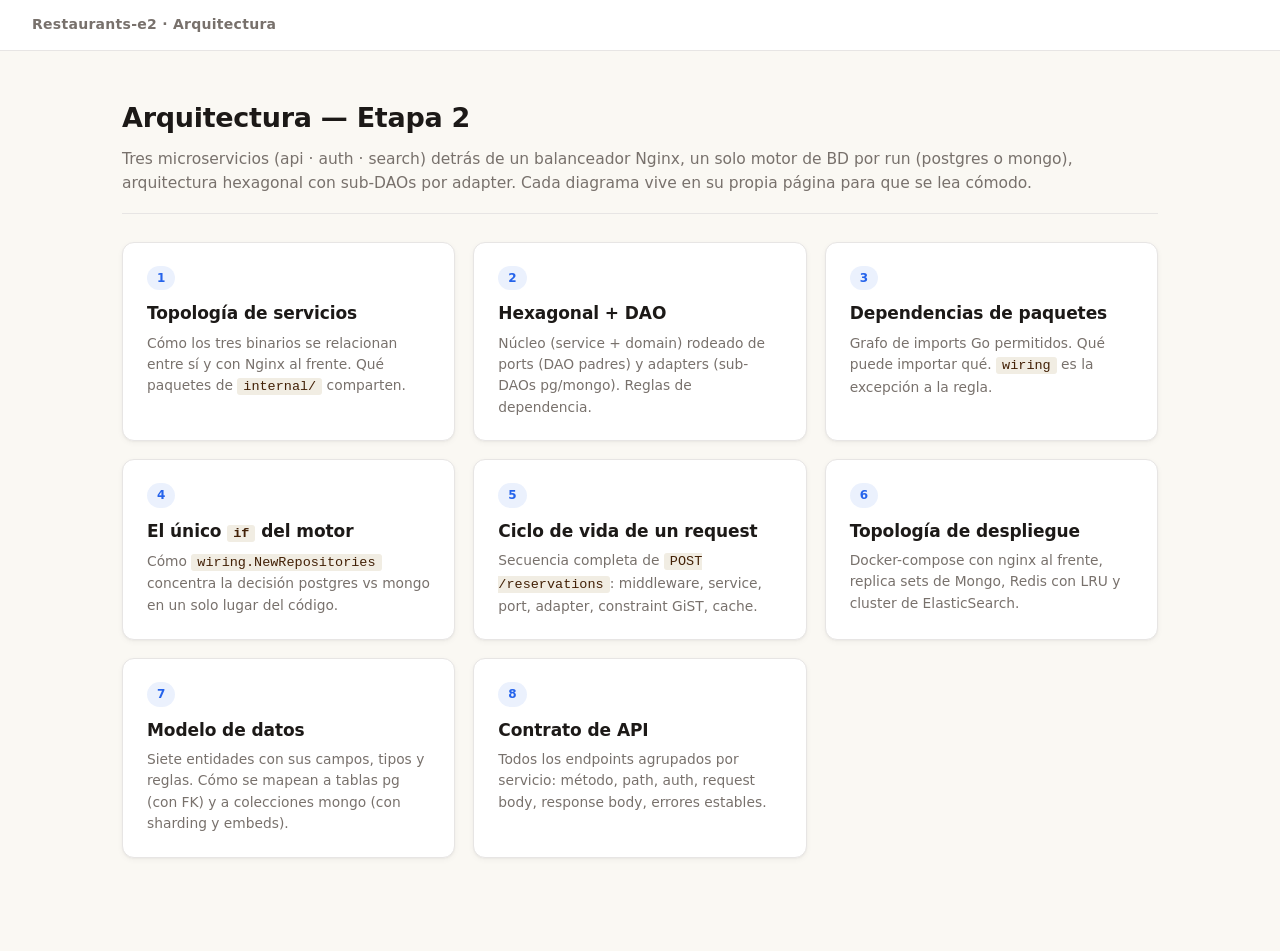
<file: docs/index.html>
<!DOCTYPE html>
<html lang="es">
<head>
<meta charset="UTF-8">
<meta name="viewport" content="width=device-width, initial-scale=1.0">
<title>Restaurants-e2 · Arquitectura</title>
<link rel="stylesheet" href="styles.css">
</head>
<body>

<nav class="top">
  <span class="home">Restaurants-e2 · Arquitectura</span>
  <span class="nav-links"></span>
</nav>

<main>
  <header class="page">
    <h1>Arquitectura — Etapa 2</h1>
    <p class="lead">
      Tres microservicios (api · auth · search) detrás de un balanceador Nginx,
      un solo motor de BD por run (postgres o mongo), arquitectura hexagonal con
      sub-DAOs por adapter. Cada diagrama vive en su propia página para que se lea cómodo.
    </p>
  </header>

  <section class="cards">

    <a class="card" href="01-topologia-servicios.html">
      <span class="num">1</span>
      <h3>Topología de servicios</h3>
      <p>Cómo los tres binarios se relacionan entre sí y con Nginx al frente. Qué paquetes de <code>internal/</code> comparten.</p>
    </a>

    <a class="card" href="02-hexagonal-dao.html">
      <span class="num">2</span>
      <h3>Hexagonal + DAO</h3>
      <p>Núcleo (service + domain) rodeado de ports (DAO padres) y adapters (sub-DAOs pg/mongo). Reglas de dependencia.</p>
    </a>

    <a class="card" href="03-dependencias-paquetes.html">
      <span class="num">3</span>
      <h3>Dependencias de paquetes</h3>
      <p>Grafo de imports Go permitidos. Qué puede importar qué. <code>wiring</code> es la excepción a la regla.</p>
    </a>

    <a class="card" href="04-switch-motor.html">
      <span class="num">4</span>
      <h3>El único <code>if</code> del motor</h3>
      <p>Cómo <code>wiring.NewRepositories</code> concentra la decisión postgres vs mongo en un solo lugar del código.</p>
    </a>

    <a class="card" href="05-ciclo-request.html">
      <span class="num">5</span>
      <h3>Ciclo de vida de un request</h3>
      <p>Secuencia completa de <code>POST /reservations</code>: middleware, service, port, adapter, constraint GiST, cache.</p>
    </a>

    <a class="card" href="06-topologia-despliegue.html">
      <span class="num">6</span>
      <h3>Topología de despliegue</h3>
      <p>Docker-compose con nginx al frente, replica sets de Mongo, Redis con LRU y cluster de ElasticSearch.</p>
    </a>

    <a class="card" href="07-modelo-datos.html">
      <span class="num">7</span>
      <h3>Modelo de datos</h3>
      <p>Siete entidades con sus campos, tipos y reglas. Cómo se mapean a tablas pg (con FK) y a colecciones mongo (con sharding y embeds).</p>
    </a>

    <a class="card" href="08-api-contrato.html">
      <span class="num">8</span>
      <h3>Contrato de API</h3>
      <p>Todos los endpoints agrupados por servicio: método, path, auth, request body, response body, errores estables.</p>
    </a>

  </section>
</main>
</body>
</html>
</file>
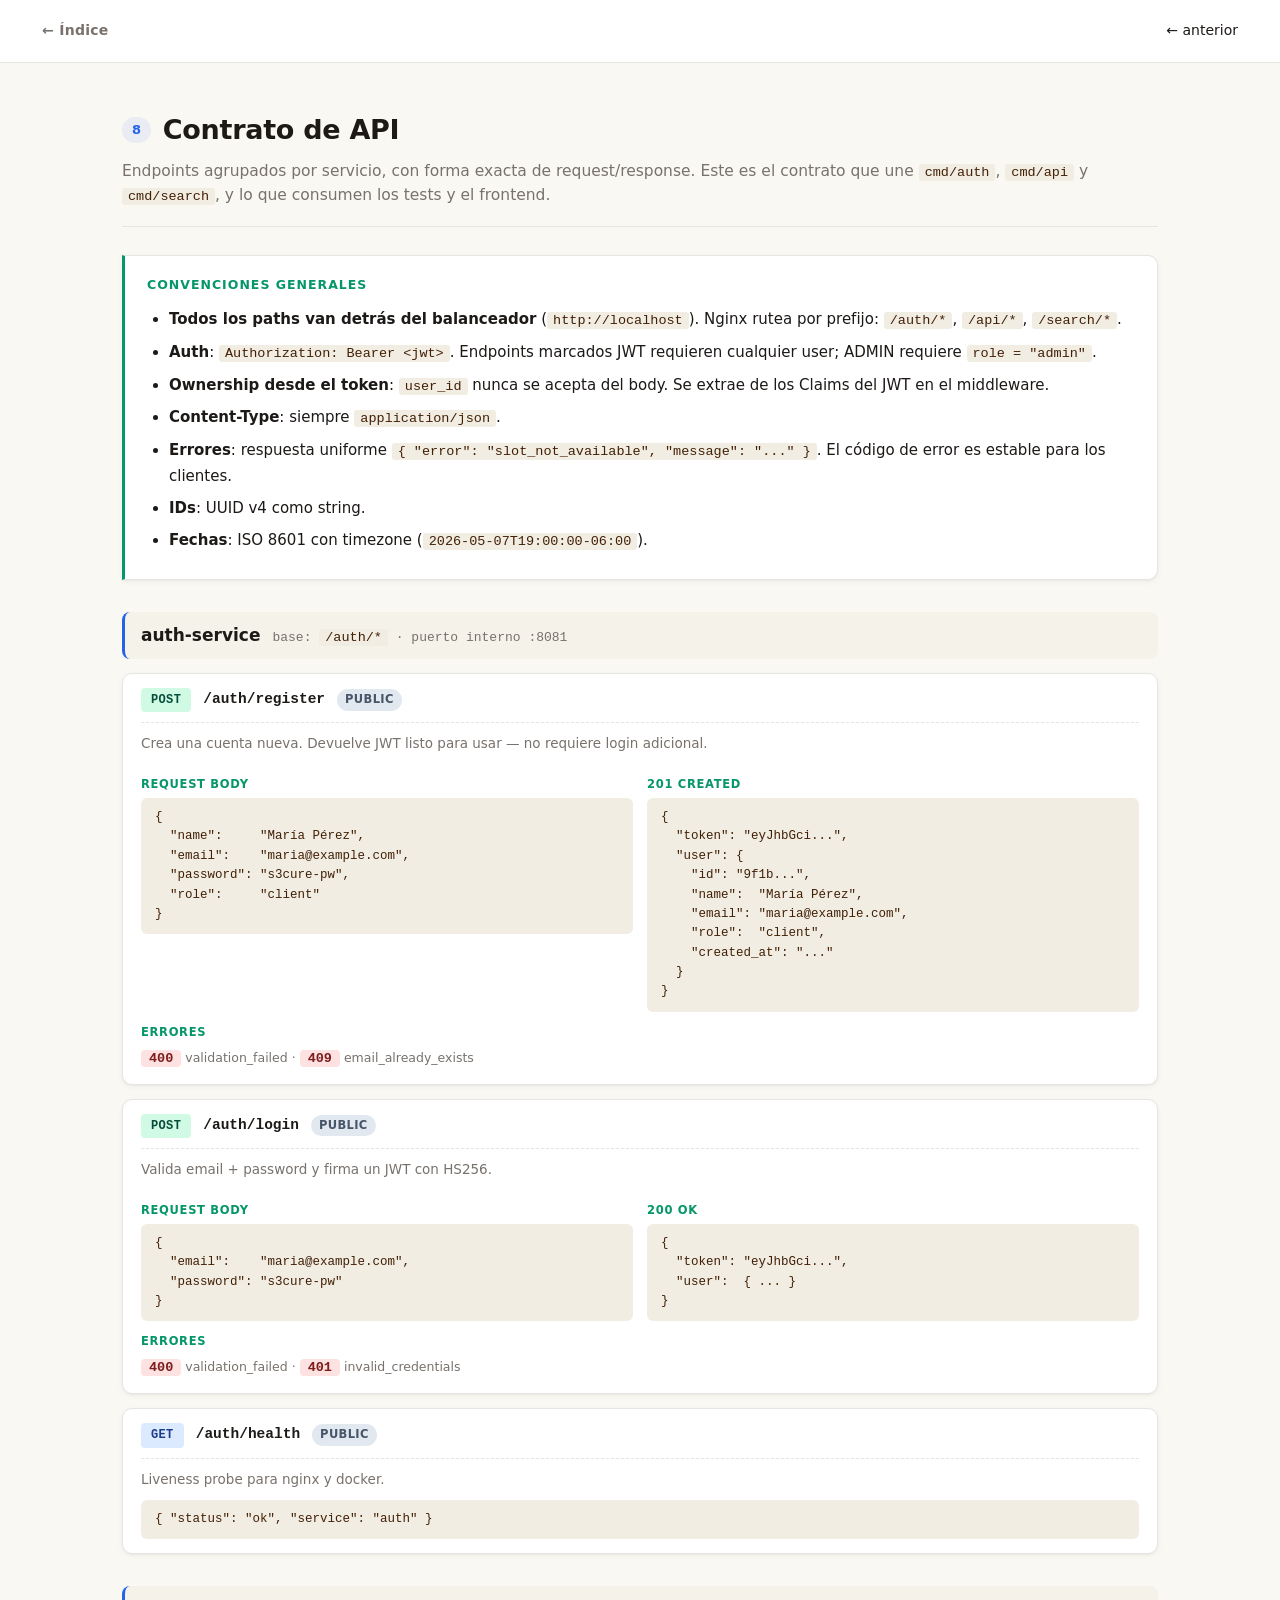
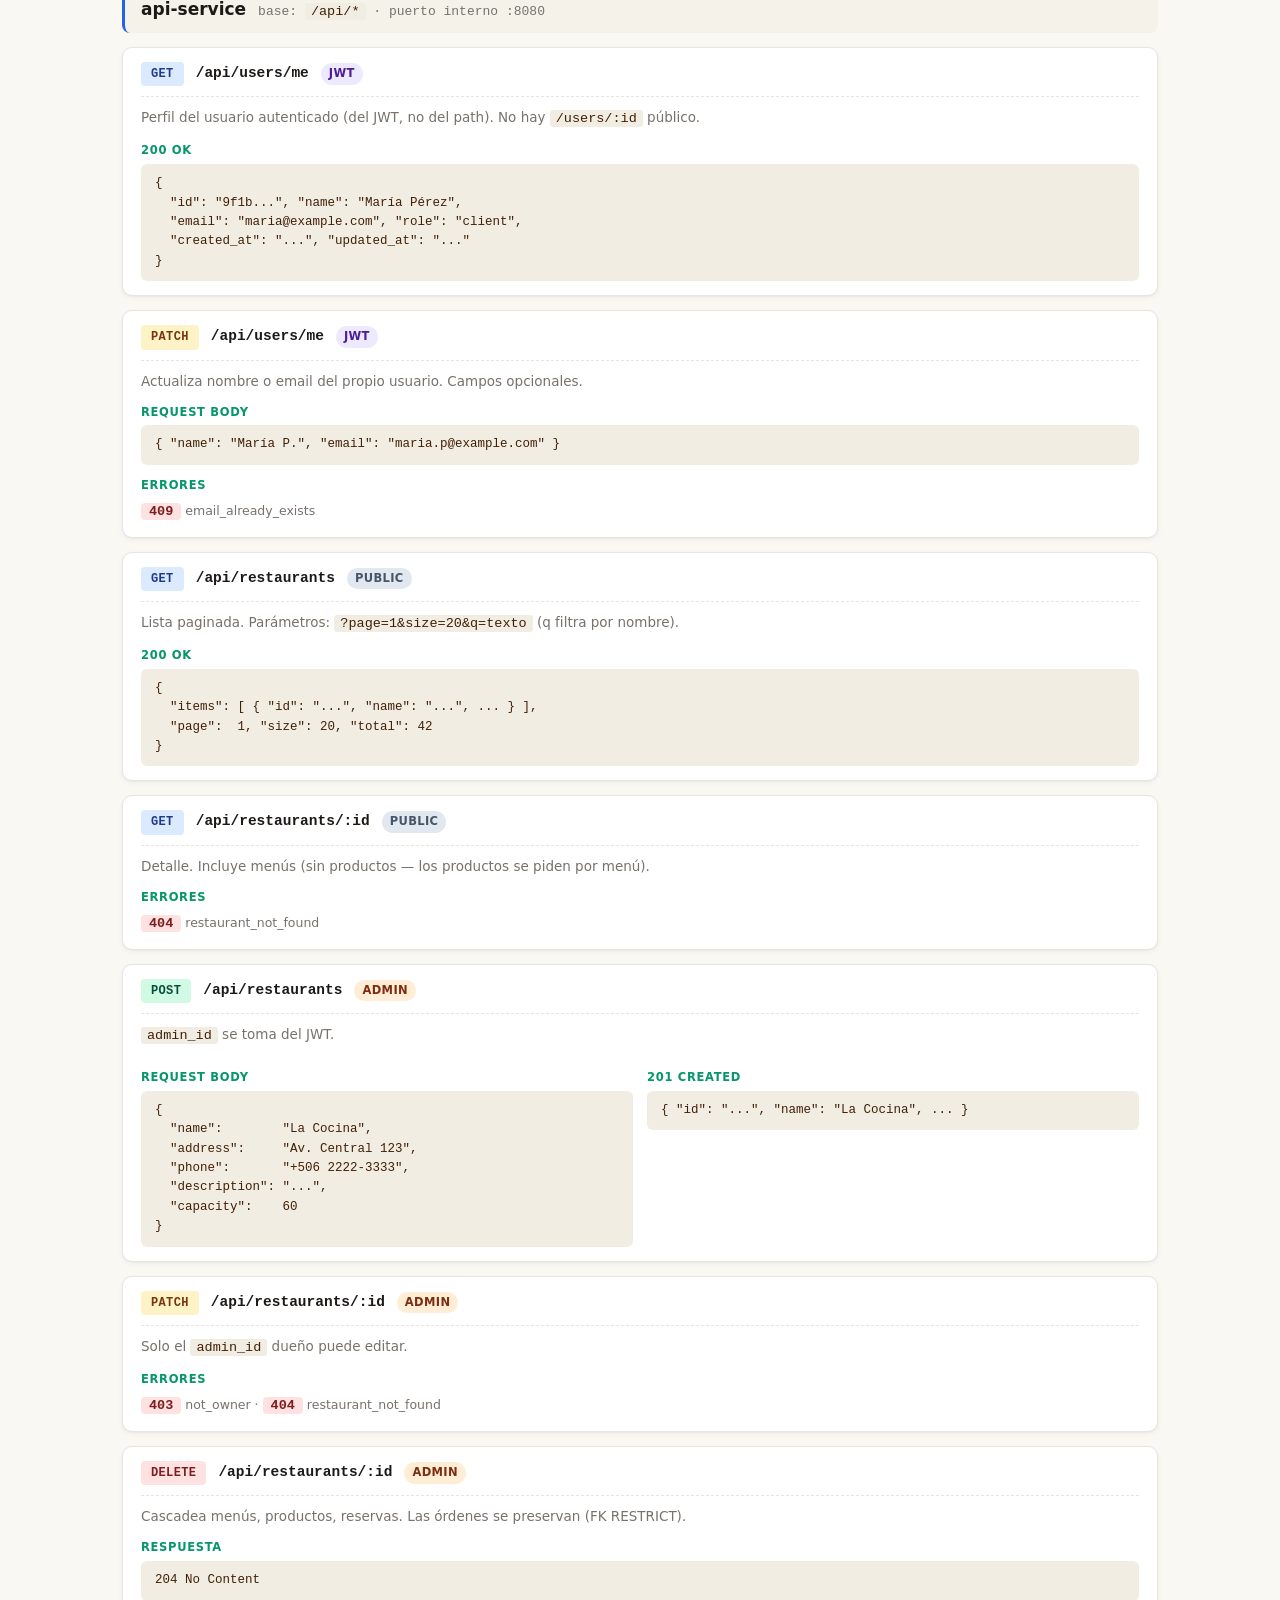
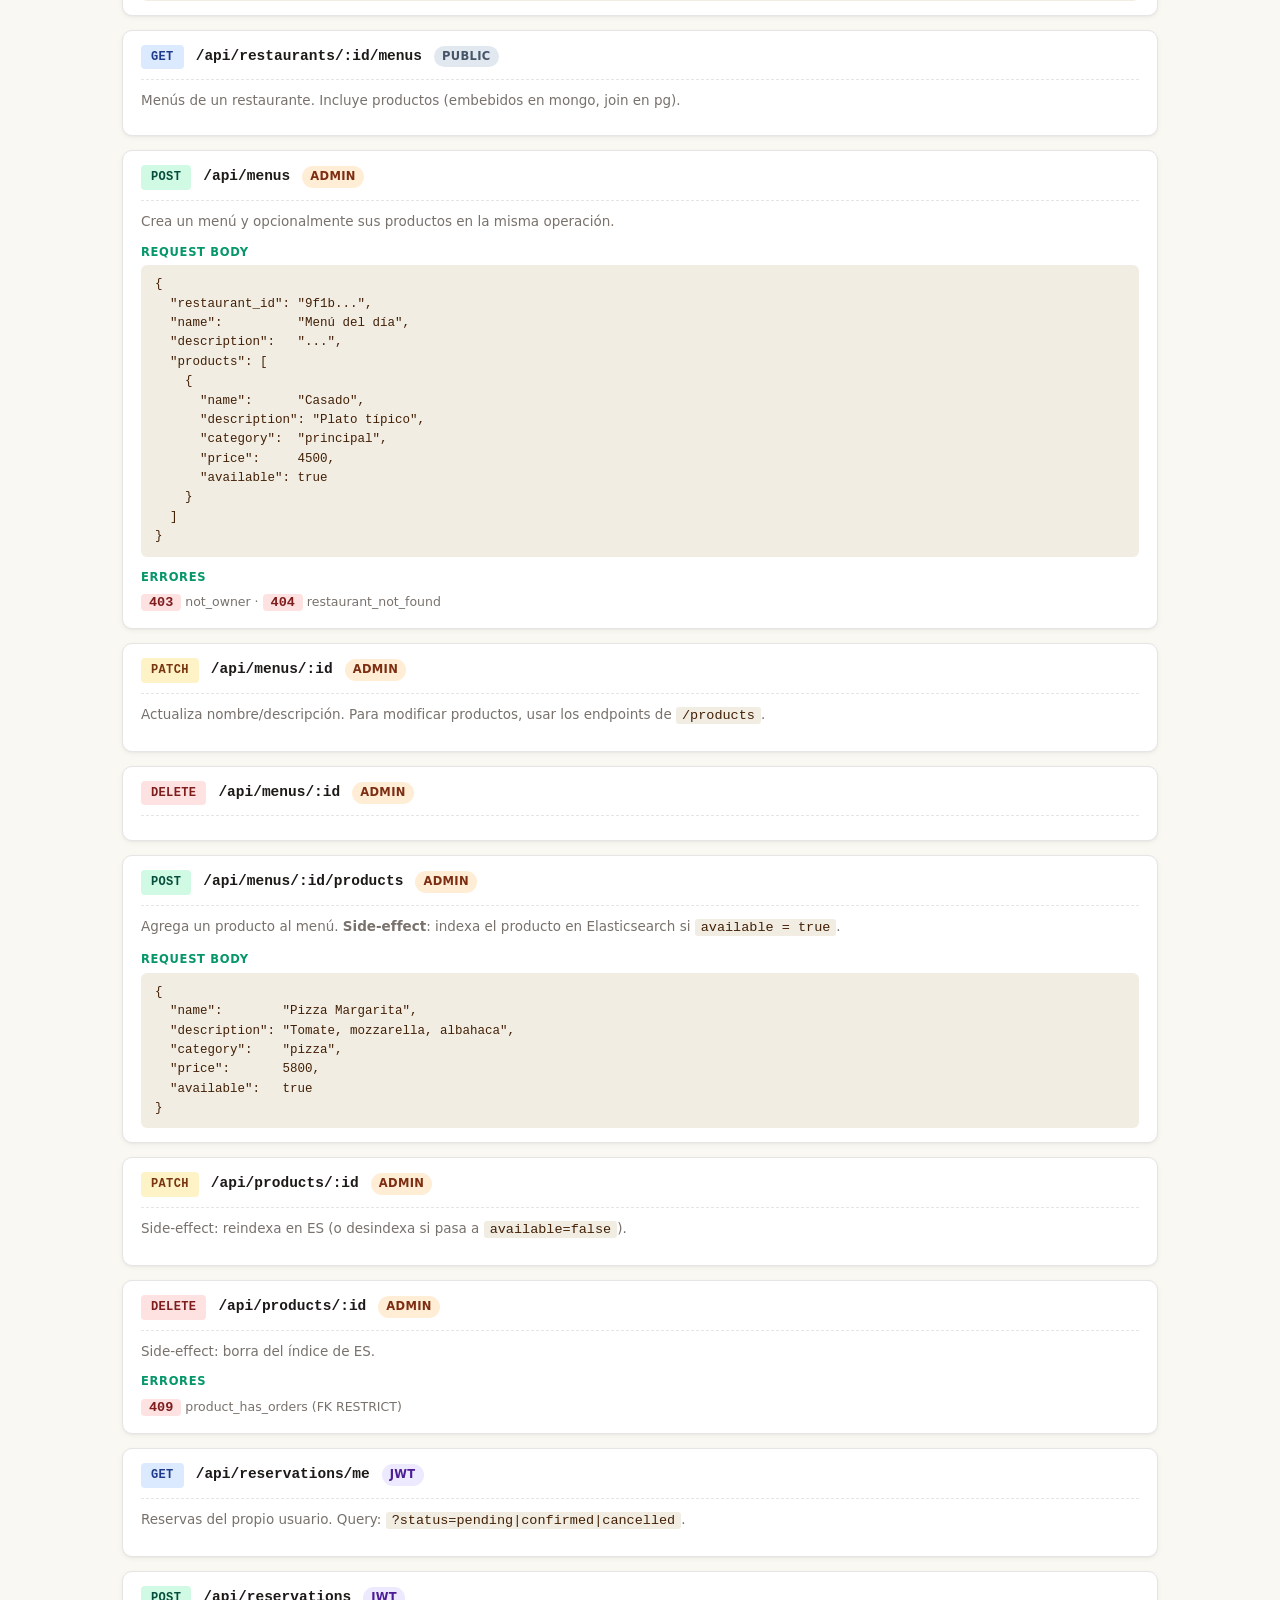
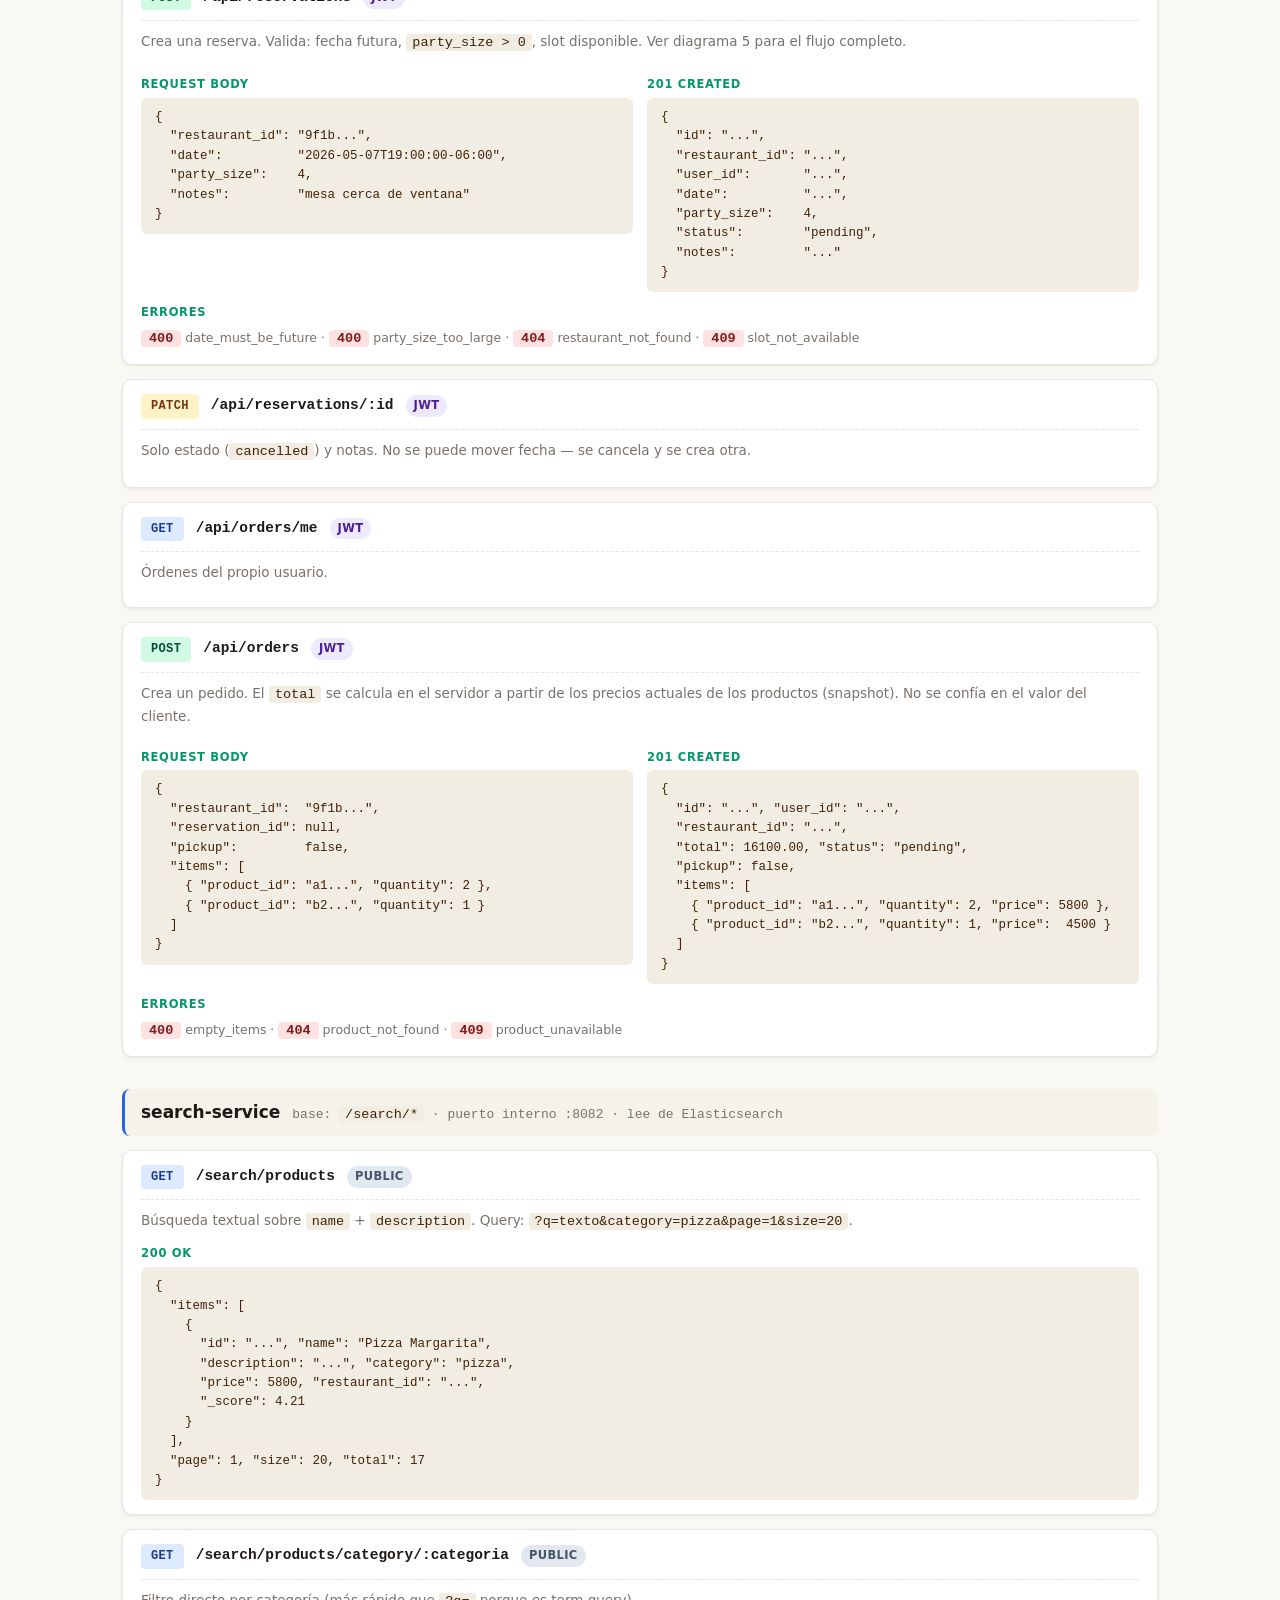
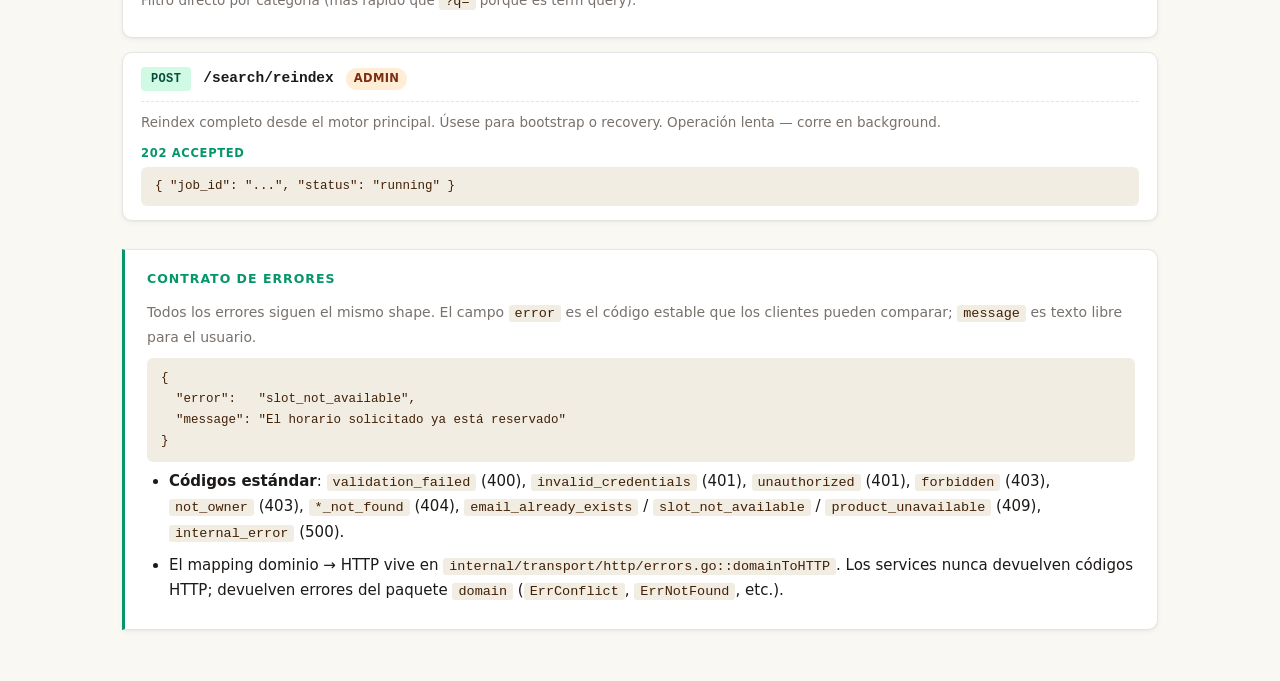
<file: docs/08-api-contrato.html>
<!DOCTYPE html>
<html lang="es">
<head>
<meta charset="UTF-8">
<meta name="viewport" content="width=device-width, initial-scale=1.0">
<title>8 · Contrato de API</title>
<link rel="stylesheet" href="styles.css">
<style>
  .endpoint {
    background: var(--panel); border: 1px solid var(--rule); border-radius: 10px;
    padding: 14px 18px; margin-top: 14px; box-shadow: var(--shadow);
  }
  .endpoint .head {
    display: flex; align-items: baseline; gap: 12px; flex-wrap: wrap;
    padding-bottom: 10px; border-bottom: 1px dashed var(--rule); margin-bottom: 10px;
  }
  .endpoint .method {
    font-family: "JetBrains Mono", monospace; font-weight: 700; font-size: 12px;
    padding: 3px 10px; border-radius: 4px; letter-spacing: .03em;
  }
  .endpoint .method.get    { background: #dbeafe; color: #1e3a8a; }
  .endpoint .method.post   { background: #d1fae5; color: #064e3b; }
  .endpoint .method.put    { background: #fef3c7; color: #78350f; }
  .endpoint .method.patch  { background: #fef3c7; color: #78350f; }
  .endpoint .method.delete { background: #fee2e2; color: #7f1d1d; }
  .endpoint .path {
    font-family: "JetBrains Mono", Consolas, monospace;
    font-size: 14.5px; color: var(--ink); font-weight: 600;
  }
  .endpoint .auth-tag {
    font-size: 11.5px; padding: 2px 8px; border-radius: 999px;
    font-weight: 600; letter-spacing: .03em;
  }
  .endpoint .auth-tag.public { background: #e2e8f0; color: #475569; }
  .endpoint .auth-tag.jwt    { background: #ede9fe; color: #4c1d95; }
  .endpoint .auth-tag.admin  { background: #ffedd5; color: #7c2d12; }
  .endpoint .desc { color: var(--muted); font-size: 13.5px; margin: 0 0 10px; }
  .endpoint h4 {
    margin: 12px 0 4px; font-size: 11.5px; text-transform: uppercase;
    letter-spacing: .06em; color: var(--accent-2); font-weight: 700;
  }
  .endpoint pre {
    background: var(--code-bg); padding: 10px 14px; border-radius: 6px;
    font-size: 12.5px; margin: 0; overflow-x: auto; color: #422006;
    font-family: "JetBrains Mono", Consolas, monospace; line-height: 1.55;
  }
  .endpoint .errors {
    display: flex; flex-wrap: wrap; gap: 8px; margin-top: 6px;
    font-size: 12.5px; color: var(--muted);
  }
  .endpoint .errors code {
    background: #fee2e2; color: #7f1d1d; padding: 1px 8px; border-radius: 4px; font-weight: 600;
  }
  .svc-section { margin-top: 32px; }
  .svc-section .svc-header {
    display: flex; align-items: baseline; gap: 12px;
    padding: 10px 16px; border-radius: 8px;
    background: var(--panel-2); border-left: 3px solid var(--accent);
    margin-bottom: 4px;
  }
  .svc-section .svc-header h2 { margin: 0; font-size: 17px; }
  .svc-section .svc-header .base { color: var(--muted); font-family: "JetBrains Mono", monospace; font-size: 13px; }
  .two-col { display: grid; grid-template-columns: 1fr 1fr; gap: 14px; }
  @media (max-width: 820px) { .two-col { grid-template-columns: 1fr; } }
</style>
</head>
<body>

<nav class="top">
  <a class="home" href="index.html">← Índice</a>
  <span class="nav-links">
    <a href="07-modelo-datos.html">← anterior</a>
  </span>
</nav>

<main>
  <header class="page">
    <h1><span class="tag">8</span> Contrato de API</h1>
    <p class="lead">Endpoints agrupados por servicio, con forma exacta de request/response. Este es el contrato que une <code>cmd/auth</code>, <code>cmd/api</code> y <code>cmd/search</code>, y lo que consumen los tests y el frontend.</p>
  </header>

  <div class="notes" style="margin-bottom: 24px;">
    <h2>Convenciones generales</h2>
    <ul>
      <li><b>Todos los paths van detrás del balanceador</b> (<code>http://localhost</code>). Nginx rutea por prefijo: <code>/auth/*</code>, <code>/api/*</code>, <code>/search/*</code>.</li>
      <li><b>Auth</b>: <code>Authorization: Bearer &lt;jwt&gt;</code>. Endpoints marcados <span class="auth-tag jwt">JWT</span> requieren cualquier user; <span class="auth-tag admin">ADMIN</span> requiere <code>role = "admin"</code>.</li>
      <li><b>Ownership desde el token</b>: <code>user_id</code> nunca se acepta del body. Se extrae de los Claims del JWT en el middleware.</li>
      <li><b>Content-Type</b>: siempre <code>application/json</code>.</li>
      <li><b>Errores</b>: respuesta uniforme <code>{ "error": "slot_not_available", "message": "..." }</code>. El código de error es estable para los clientes.</li>
      <li><b>IDs</b>: UUID v4 como string.</li>
      <li><b>Fechas</b>: ISO 8601 con timezone (<code>2026-05-07T19:00:00-06:00</code>).</li>
    </ul>
  </div>

  <!-- ======================================== AUTH SERVICE ======================================== -->

  <section class="svc-section">
    <div class="svc-header">
      <h2>auth-service</h2>
      <span class="base">base: <code>/auth/*</code> · puerto interno :8081</span>
    </div>

    <div class="endpoint">
      <div class="head">
        <span class="method post">POST</span>
        <span class="path">/auth/register</span>
        <span class="auth-tag public">PUBLIC</span>
      </div>
      <p class="desc">Crea una cuenta nueva. Devuelve JWT listo para usar — no requiere login adicional.</p>
      <div class="two-col">
        <div><h4>Request body</h4>
<pre>{
  "name":     "María Pérez",
  "email":    "maria@example.com",
  "password": "s3cure-pw",
  "role":     "client"
}</pre>
        </div>
        <div><h4>201 Created</h4>
<pre>{
  "token": "eyJhbGci...",
  "user": {
    "id": "9f1b...",
    "name":  "María Pérez",
    "email": "maria@example.com",
    "role":  "client",
    "created_at": "..."
  }
}</pre>
        </div>
      </div>
      <h4>Errores</h4>
      <div class="errors">
        <span><code>400</code> validation_failed · <code>409</code> email_already_exists</span>
      </div>
    </div>

    <div class="endpoint">
      <div class="head">
        <span class="method post">POST</span>
        <span class="path">/auth/login</span>
        <span class="auth-tag public">PUBLIC</span>
      </div>
      <p class="desc">Valida email + password y firma un JWT con HS256.</p>
      <div class="two-col">
        <div><h4>Request body</h4>
<pre>{
  "email":    "maria@example.com",
  "password": "s3cure-pw"
}</pre>
        </div>
        <div><h4>200 OK</h4>
<pre>{
  "token": "eyJhbGci...",
  "user":  { ... }
}</pre>
        </div>
      </div>
      <h4>Errores</h4>
      <div class="errors">
        <span><code>400</code> validation_failed · <code>401</code> invalid_credentials</span>
      </div>
    </div>

    <div class="endpoint">
      <div class="head">
        <span class="method get">GET</span>
        <span class="path">/auth/health</span>
        <span class="auth-tag public">PUBLIC</span>
      </div>
      <p class="desc">Liveness probe para nginx y docker.</p>
      <pre>{ "status": "ok", "service": "auth" }</pre>
    </div>
  </section>

  <!-- ======================================== API SERVICE ======================================== -->

  <section class="svc-section">
    <div class="svc-header">
      <h2>api-service</h2>
      <span class="base">base: <code>/api/*</code> · puerto interno :8080</span>
    </div>

    <!-- Users -->

    <div class="endpoint">
      <div class="head">
        <span class="method get">GET</span>
        <span class="path">/api/users/me</span>
        <span class="auth-tag jwt">JWT</span>
      </div>
      <p class="desc">Perfil del usuario autenticado (del JWT, no del path). No hay <code>/users/:id</code> público.</p>
      <h4>200 OK</h4>
<pre>{
  "id": "9f1b...", "name": "María Pérez",
  "email": "maria@example.com", "role": "client",
  "created_at": "...", "updated_at": "..."
}</pre>
    </div>

    <div class="endpoint">
      <div class="head">
        <span class="method patch">PATCH</span>
        <span class="path">/api/users/me</span>
        <span class="auth-tag jwt">JWT</span>
      </div>
      <p class="desc">Actualiza nombre o email del propio usuario. Campos opcionales.</p>
      <h4>Request body</h4>
<pre>{ "name": "María P.", "email": "maria.p@example.com" }</pre>
      <h4>Errores</h4>
      <div class="errors">
        <span><code>409</code> email_already_exists</span>
      </div>
    </div>

    <!-- Restaurants -->

    <div class="endpoint">
      <div class="head">
        <span class="method get">GET</span>
        <span class="path">/api/restaurants</span>
        <span class="auth-tag public">PUBLIC</span>
      </div>
      <p class="desc">Lista paginada. Parámetros: <code>?page=1&amp;size=20&amp;q=texto</code> (q filtra por nombre).</p>
      <h4>200 OK</h4>
<pre>{
  "items": [ { "id": "...", "name": "...", ... } ],
  "page":  1, "size": 20, "total": 42
}</pre>
    </div>

    <div class="endpoint">
      <div class="head">
        <span class="method get">GET</span>
        <span class="path">/api/restaurants/:id</span>
        <span class="auth-tag public">PUBLIC</span>
      </div>
      <p class="desc">Detalle. Incluye menús (sin productos — los productos se piden por menú).</p>
      <h4>Errores</h4>
      <div class="errors">
        <span><code>404</code> restaurant_not_found</span>
      </div>
    </div>

    <div class="endpoint">
      <div class="head">
        <span class="method post">POST</span>
        <span class="path">/api/restaurants</span>
        <span class="auth-tag admin">ADMIN</span>
      </div>
      <p class="desc"><code>admin_id</code> se toma del JWT.</p>
      <div class="two-col">
        <div><h4>Request body</h4>
<pre>{
  "name":        "La Cocina",
  "address":     "Av. Central 123",
  "phone":       "+506 2222-3333",
  "description": "...",
  "capacity":    60
}</pre>
        </div>
        <div><h4>201 Created</h4>
<pre>{ "id": "...", "name": "La Cocina", ... }</pre>
        </div>
      </div>
    </div>

    <div class="endpoint">
      <div class="head">
        <span class="method patch">PATCH</span>
        <span class="path">/api/restaurants/:id</span>
        <span class="auth-tag admin">ADMIN</span>
      </div>
      <p class="desc">Solo el <code>admin_id</code> dueño puede editar.</p>
      <h4>Errores</h4>
      <div class="errors">
        <span><code>403</code> not_owner · <code>404</code> restaurant_not_found</span>
      </div>
    </div>

    <div class="endpoint">
      <div class="head">
        <span class="method delete">DELETE</span>
        <span class="path">/api/restaurants/:id</span>
        <span class="auth-tag admin">ADMIN</span>
      </div>
      <p class="desc">Cascadea menús, productos, reservas. Las órdenes se preservan (FK RESTRICT).</p>
      <h4>Respuesta</h4>
      <pre>204 No Content</pre>
    </div>

    <!-- Menus -->

    <div class="endpoint">
      <div class="head">
        <span class="method get">GET</span>
        <span class="path">/api/restaurants/:id/menus</span>
        <span class="auth-tag public">PUBLIC</span>
      </div>
      <p class="desc">Menús de un restaurante. Incluye productos (embebidos en mongo, join en pg).</p>
    </div>

    <div class="endpoint">
      <div class="head">
        <span class="method post">POST</span>
        <span class="path">/api/menus</span>
        <span class="auth-tag admin">ADMIN</span>
      </div>
      <p class="desc">Crea un menú y opcionalmente sus productos en la misma operación.</p>
      <h4>Request body</h4>
<pre>{
  "restaurant_id": "9f1b...",
  "name":          "Menú del día",
  "description":   "...",
  "products": [
    {
      "name":      "Casado",
      "description": "Plato típico",
      "category":  "principal",
      "price":     4500,
      "available": true
    }
  ]
}</pre>
      <h4>Errores</h4>
      <div class="errors">
        <span><code>403</code> not_owner · <code>404</code> restaurant_not_found</span>
      </div>
    </div>

    <div class="endpoint">
      <div class="head">
        <span class="method patch">PATCH</span>
        <span class="path">/api/menus/:id</span>
        <span class="auth-tag admin">ADMIN</span>
      </div>
      <p class="desc">Actualiza nombre/descripción. Para modificar productos, usar los endpoints de <code>/products</code>.</p>
    </div>

    <div class="endpoint">
      <div class="head">
        <span class="method delete">DELETE</span>
        <span class="path">/api/menus/:id</span>
        <span class="auth-tag admin">ADMIN</span>
      </div>
    </div>

    <!-- Products -->

    <div class="endpoint">
      <div class="head">
        <span class="method post">POST</span>
        <span class="path">/api/menus/:id/products</span>
        <span class="auth-tag admin">ADMIN</span>
      </div>
      <p class="desc">Agrega un producto al menú. <b>Side-effect</b>: indexa el producto en Elasticsearch si <code>available = true</code>.</p>
      <h4>Request body</h4>
<pre>{
  "name":        "Pizza Margarita",
  "description": "Tomate, mozzarella, albahaca",
  "category":    "pizza",
  "price":       5800,
  "available":   true
}</pre>
    </div>

    <div class="endpoint">
      <div class="head">
        <span class="method patch">PATCH</span>
        <span class="path">/api/products/:id</span>
        <span class="auth-tag admin">ADMIN</span>
      </div>
      <p class="desc">Side-effect: reindexa en ES (o desindexa si pasa a <code>available=false</code>).</p>
    </div>

    <div class="endpoint">
      <div class="head">
        <span class="method delete">DELETE</span>
        <span class="path">/api/products/:id</span>
        <span class="auth-tag admin">ADMIN</span>
      </div>
      <p class="desc">Side-effect: borra del índice de ES.</p>
      <h4>Errores</h4>
      <div class="errors">
        <span><code>409</code> product_has_orders (FK RESTRICT)</span>
      </div>
    </div>

    <!-- Reservations -->

    <div class="endpoint">
      <div class="head">
        <span class="method get">GET</span>
        <span class="path">/api/reservations/me</span>
        <span class="auth-tag jwt">JWT</span>
      </div>
      <p class="desc">Reservas del propio usuario. Query: <code>?status=pending|confirmed|cancelled</code>.</p>
    </div>

    <div class="endpoint">
      <div class="head">
        <span class="method post">POST</span>
        <span class="path">/api/reservations</span>
        <span class="auth-tag jwt">JWT</span>
      </div>
      <p class="desc">Crea una reserva. Valida: fecha futura, <code>party_size &gt; 0</code>, slot disponible. Ver diagrama 5 para el flujo completo.</p>
      <div class="two-col">
        <div><h4>Request body</h4>
<pre>{
  "restaurant_id": "9f1b...",
  "date":          "2026-05-07T19:00:00-06:00",
  "party_size":    4,
  "notes":         "mesa cerca de ventana"
}</pre>
        </div>
        <div><h4>201 Created</h4>
<pre>{
  "id": "...",
  "restaurant_id": "...",
  "user_id":       "...",
  "date":          "...",
  "party_size":    4,
  "status":        "pending",
  "notes":         "..."
}</pre>
        </div>
      </div>
      <h4>Errores</h4>
      <div class="errors">
        <span><code>400</code> date_must_be_future · <code>400</code> party_size_too_large · <code>404</code> restaurant_not_found · <code>409</code> slot_not_available</span>
      </div>
    </div>

    <div class="endpoint">
      <div class="head">
        <span class="method patch">PATCH</span>
        <span class="path">/api/reservations/:id</span>
        <span class="auth-tag jwt">JWT</span>
      </div>
      <p class="desc">Solo estado (<code>cancelled</code>) y notas. No se puede mover fecha — se cancela y se crea otra.</p>
    </div>

    <!-- Orders -->

    <div class="endpoint">
      <div class="head">
        <span class="method get">GET</span>
        <span class="path">/api/orders/me</span>
        <span class="auth-tag jwt">JWT</span>
      </div>
      <p class="desc">Órdenes del propio usuario.</p>
    </div>

    <div class="endpoint">
      <div class="head">
        <span class="method post">POST</span>
        <span class="path">/api/orders</span>
        <span class="auth-tag jwt">JWT</span>
      </div>
      <p class="desc">Crea un pedido. El <code>total</code> se calcula en el servidor a partir de los precios actuales de los productos (snapshot). No se confía en el valor del cliente.</p>
      <div class="two-col">
        <div><h4>Request body</h4>
<pre>{
  "restaurant_id":  "9f1b...",
  "reservation_id": null,
  "pickup":         false,
  "items": [
    { "product_id": "a1...", "quantity": 2 },
    { "product_id": "b2...", "quantity": 1 }
  ]
}</pre>
        </div>
        <div><h4>201 Created</h4>
<pre>{
  "id": "...", "user_id": "...",
  "restaurant_id": "...",
  "total": 16100.00, "status": "pending",
  "pickup": false,
  "items": [
    { "product_id": "a1...", "quantity": 2, "price": 5800 },
    { "product_id": "b2...", "quantity": 1, "price":  4500 }
  ]
}</pre>
        </div>
      </div>
      <h4>Errores</h4>
      <div class="errors">
        <span><code>400</code> empty_items · <code>404</code> product_not_found · <code>409</code> product_unavailable</span>
      </div>
    </div>
  </section>

  <!-- ======================================== SEARCH SERVICE ======================================== -->

  <section class="svc-section">
    <div class="svc-header">
      <h2>search-service</h2>
      <span class="base">base: <code>/search/*</code> · puerto interno :8082 · lee de Elasticsearch</span>
    </div>

    <div class="endpoint">
      <div class="head">
        <span class="method get">GET</span>
        <span class="path">/search/products</span>
        <span class="auth-tag public">PUBLIC</span>
      </div>
      <p class="desc">Búsqueda textual sobre <code>name</code> + <code>description</code>. Query: <code>?q=texto&amp;category=pizza&amp;page=1&amp;size=20</code>.</p>
      <h4>200 OK</h4>
<pre>{
  "items": [
    {
      "id": "...", "name": "Pizza Margarita",
      "description": "...", "category": "pizza",
      "price": 5800, "restaurant_id": "...",
      "_score": 4.21
    }
  ],
  "page": 1, "size": 20, "total": 17
}</pre>
    </div>

    <div class="endpoint">
      <div class="head">
        <span class="method get">GET</span>
        <span class="path">/search/products/category/:categoria</span>
        <span class="auth-tag public">PUBLIC</span>
      </div>
      <p class="desc">Filtro directo por categoría (más rápido que <code>?q=</code> porque es term query).</p>
    </div>

    <div class="endpoint">
      <div class="head">
        <span class="method post">POST</span>
        <span class="path">/search/reindex</span>
        <span class="auth-tag admin">ADMIN</span>
      </div>
      <p class="desc">Reindex completo desde el motor principal. Úsese para bootstrap o recovery. Operación lenta — corre en background.</p>
      <h4>202 Accepted</h4>
      <pre>{ "job_id": "...", "status": "running" }</pre>
    </div>
  </section>

  <div class="notes" style="margin-top: 28px;">
    <h2>Contrato de errores</h2>
    <p style="margin:0 0 8px; color: var(--muted); font-size: 14px;">Todos los errores siguen el mismo shape. El campo <code>error</code> es el código estable que los clientes pueden comparar; <code>message</code> es texto libre para el usuario.</p>
<pre style="background: var(--code-bg); padding: 10px 14px; border-radius: 6px; font-size: 12.5px; margin: 0; color: #422006; font-family: 'JetBrains Mono', Consolas, monospace;">{
  "error":   "slot_not_available",
  "message": "El horario solicitado ya está reservado"
}</pre>
    <ul>
      <li><b>Códigos estándar</b>: <code>validation_failed</code> (400), <code>invalid_credentials</code> (401), <code>unauthorized</code> (401), <code>forbidden</code> (403), <code>not_owner</code> (403), <code>*_not_found</code> (404), <code>email_already_exists</code> / <code>slot_not_available</code> / <code>product_unavailable</code> (409), <code>internal_error</code> (500).</li>
      <li>El mapping dominio → HTTP vive en <code>internal/transport/http/errors.go::domainToHTTP</code>. Los services nunca devuelven códigos HTTP; devuelven errores del paquete <code>domain</code> (<code>ErrConflict</code>, <code>ErrNotFound</code>, etc.).</li>
    </ul>
  </div>
</main>
</body>
</html>
</file>
<file: docs/styles.css>
/* ============================================================================
   Restaurants-e2 — estilos compartidos por todos los diagramas de arquitectura.
   Tema claro, alto contraste, amigable para lecturas largas.
   ============================================================================ */

:root {
  --bg:       #faf8f3;   /* warm off-white — menos fatigante que blanco puro */
  --panel:    #ffffff;   /* paneles principales */
  --panel-2:  #f5f2ea;   /* paneles secundarios */
  --ink:      #1c1917;   /* texto principal — warm near-black */
  --muted:    #78716c;   /* texto secundario */
  --accent:   #2563eb;   /* azul para acentos e hiperlinks */
  --accent-2: #059669;   /* emerald para bordes de notas */
  --warn:     #b45309;   /* amber oscuro para reglas */
  --rule:     #e7e5e4;   /* divisores sutiles */
  --code-bg:  #f1ede3;   /* fondo de bloques de código */
  --shadow:   0 1px 2px rgba(0,0,0,.04), 0 2px 6px rgba(0,0,0,.04);
}

* { box-sizing: border-box; }

html, body {
  margin: 0; padding: 0;
  background: var(--bg); color: var(--ink);
  font-family: Inter, system-ui, -apple-system, "Segoe UI", Roboto, sans-serif;
  line-height: 1.55;
}

/* ------------------------- Layout principal ------------------------- */

main {
  max-width: 1100px;
  margin: 0 auto;
  padding: 28px 32px 96px;
}

header.page {
  margin: 18px 0 28px;
  padding-bottom: 18px;
  border-bottom: 1px solid var(--rule);
}
header.page h1 {
  font-size: 27px;
  margin: 0 0 8px;
  display: flex; align-items: center; gap: 12px;
  letter-spacing: -0.01em;
}
header.page h1 .tag {
  font-size: 13px; font-weight: 700;
  color: var(--accent);
  background: rgba(37,99,235,.08);
  padding: 3px 10px; border-radius: 999px;
}
header.page p.lead {
  margin: 0; color: var(--muted); font-size: 15.5px;
}

/* ------------------------- Navegación ------------------------- */

nav.top {
  display: flex;
  justify-content: space-between;
  align-items: center;
  padding: 14px 32px;
  border-bottom: 1px solid var(--rule);
  background: var(--panel);
  font-size: 14px;
}
nav.top a {
  color: var(--ink); text-decoration: none;
  padding: 6px 10px; border-radius: 5px;
  transition: background .12s, color .12s;
}
nav.top a:hover { background: var(--panel-2); color: var(--accent); }
nav.top .nav-links { display: flex; gap: 6px; }
nav.top .home { font-weight: 600; letter-spacing: .02em; color: var(--muted); }
nav.top .home:hover { color: var(--accent); }

/* ------------------------- Canvas del diagrama ------------------------- */

.canvas {
  background: var(--panel);
  border: 1px solid var(--rule);
  border-radius: 12px;
  padding: 28px;
  overflow-x: auto;
  margin-bottom: 22px;
  box-shadow: var(--shadow);
}
.canvas pre.mermaid { margin: 0; text-align: center; }

.canvas + .canvas { margin-top: -6px; }   /* acerca un poco dos canvas consecutivos */

.canvas-label {
  font-size: 13px;
  color: var(--muted);
  text-transform: uppercase;
  letter-spacing: .08em;
  font-weight: 700;
  margin: 26px 0 10px 4px;
}

.legend {
  display: flex; flex-wrap: wrap; gap: 16px;
  margin-top: 16px; font-size: 12.5px; color: var(--muted);
  padding-top: 14px; border-top: 1px dashed var(--rule);
}
.legend span { display: inline-flex; align-items: center; gap: 6px; }
.legend i { width: 12px; height: 12px; border-radius: 3px; display: inline-block; border: 1px solid rgba(0,0,0,.1); }

/* ------------------------- Notas técnicas ------------------------- */

.notes {
  padding: 18px 22px;
  background: var(--panel);
  border: 1px solid var(--rule);
  border-left: 3px solid var(--accent-2);
  border-radius: 0 10px 10px 0;
  font-size: 15px; line-height: 1.68;
  box-shadow: var(--shadow);
}
.notes h2 {
  margin: 0 0 12px; font-size: 12.5px;
  color: var(--accent-2); text-transform: uppercase;
  letter-spacing: .08em; font-weight: 700;
}
.notes ul { margin: 0; padding-left: 22px; }
.notes li { margin: 7px 0; }
.notes code, code {
  font-family: "JetBrains Mono", Menlo, Consolas, monospace;
  background: var(--code-bg);
  padding: 1px 6px; border-radius: 3px;
  font-size: 13.5px; color: #422006;
}
.rule { color: var(--warn); font-weight: 600; }

/* ------------------------- Index (landing) ------------------------- */

.cards {
  display: grid;
  grid-template-columns: repeat(auto-fill, minmax(320px, 1fr));
  gap: 18px; margin-top: 10px;
}
.card {
  padding: 22px 24px;
  background: var(--panel);
  border: 1px solid var(--rule);
  border-radius: 12px;
  text-decoration: none; color: var(--ink);
  transition: border-color .15s, transform .15s, box-shadow .15s;
  display: block;
  box-shadow: var(--shadow);
}
.card:hover {
  border-color: var(--accent);
  transform: translateY(-2px);
  box-shadow: 0 4px 14px rgba(37,99,235,.1);
}
.card .num {
  display: inline-block;
  font-size: 12px; font-weight: 700;
  color: var(--accent);
  background: rgba(37,99,235,.09);
  padding: 3px 10px; border-radius: 999px;
  margin-bottom: 10px;
}
.card h3 { margin: 0 0 6px; font-size: 17px; letter-spacing: -0.005em; }
.card p  { margin: 0; color: var(--muted); font-size: 13.8px; line-height: 1.55; }
</file>
